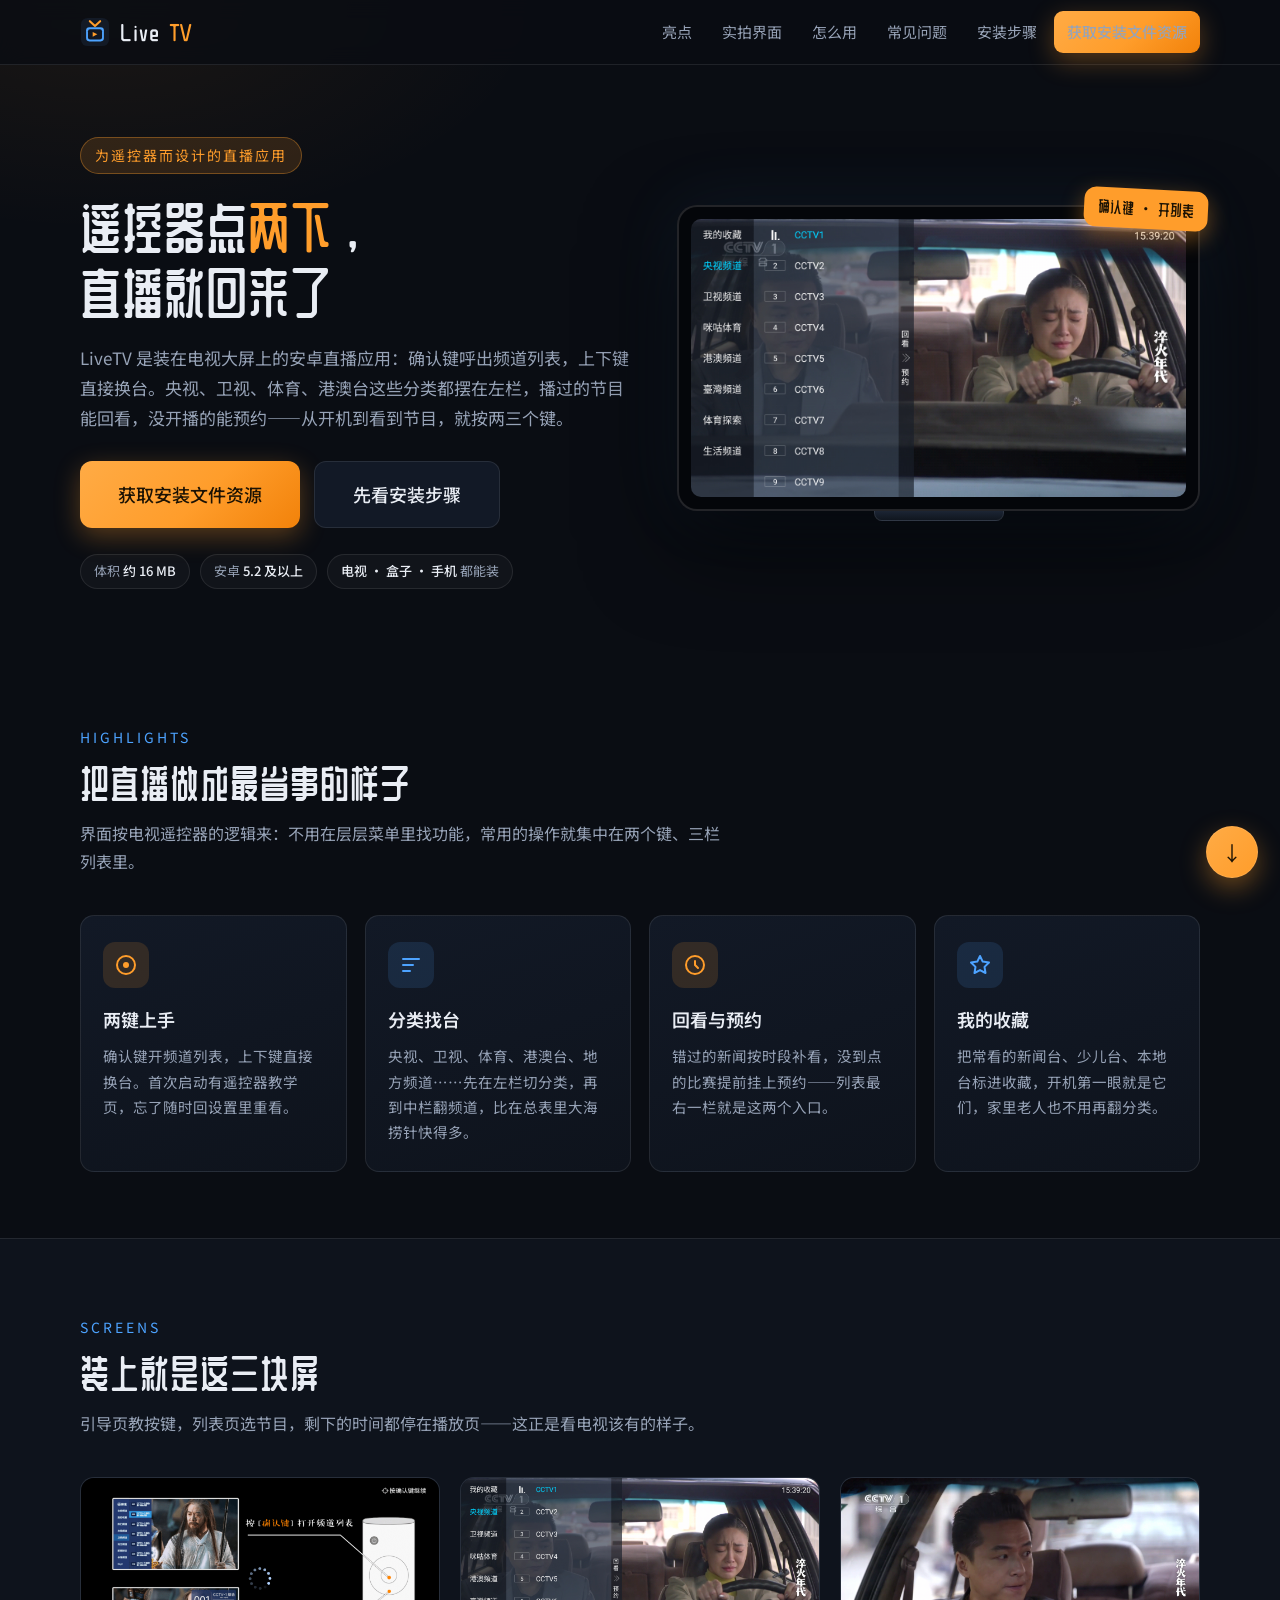
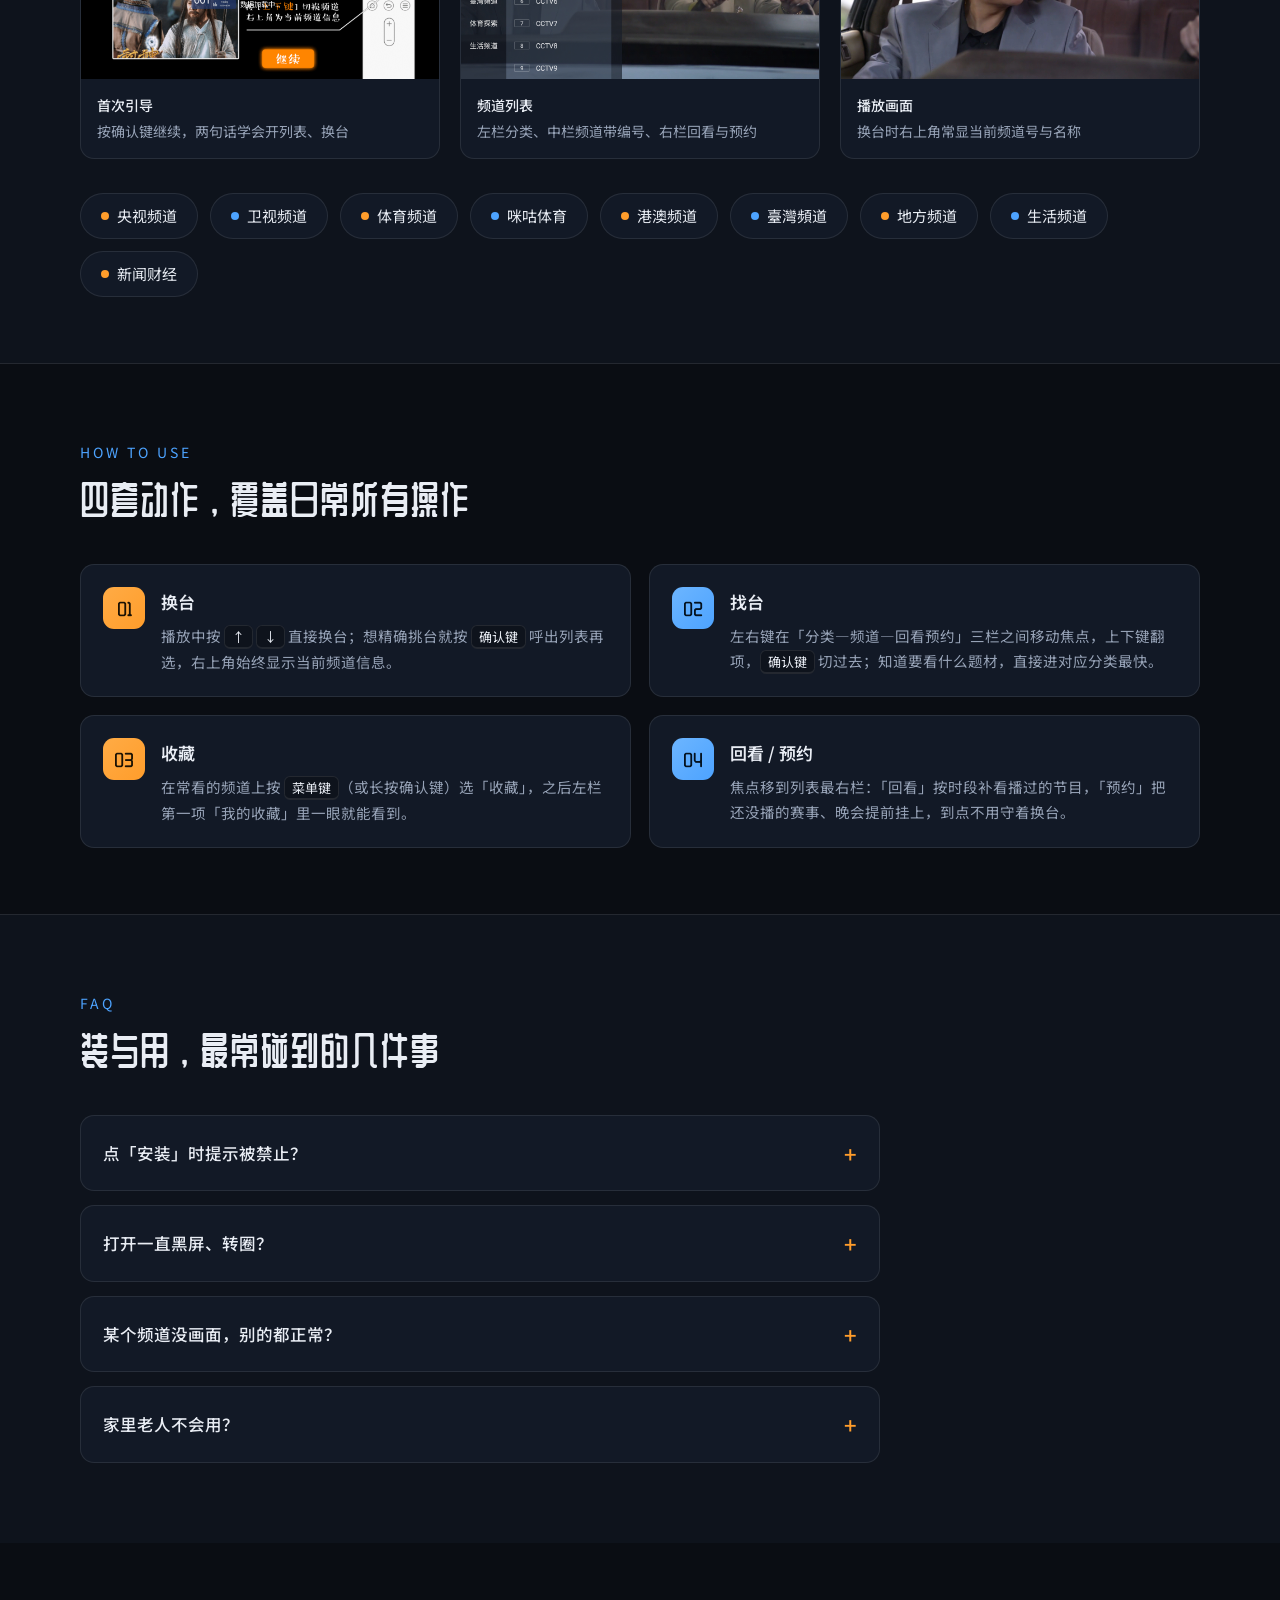
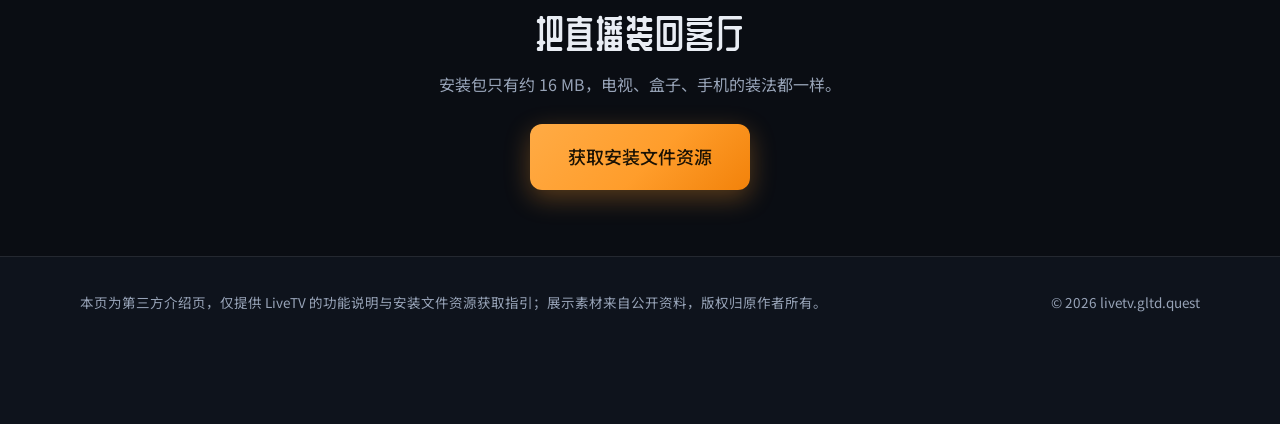
<file: index.html>
<!DOCTYPE html>
<html lang="zh-CN">
<head>
<meta charset="UTF-8">
<meta name="viewport" content="width=device-width, initial-scale=1.0">
<title>LiveTV：遥控器两键，客厅回到直播时代</title>
<meta name="description" content="LiveTV 把电视直播装回大屏：确认键呼出频道列表、上下键直接换台，央视、卫视、体育、港澳台分类齐全，播过的能回看、没播的能预约。约 16MB 的小包，电视、盒子、手机都能装。">
<link rel="icon" type="image/svg+xml" href="assets/favicon.svg">
<link rel="preconnect" href="https://fonts.googleapis.com">
<link rel="preconnect" href="https://fonts.gstatic.com" crossorigin>
<link href="https://fonts.googleapis.com/css2?family=Noto+Sans+SC:wght@400;500;700&amp;family=ZCOOL+QingKe+HuangYou&amp;display=swap" rel="stylesheet">
<link rel="stylesheet" href="assets/css/style.css">
</head>
<body>

<header class="site-header">
  <div class="wrap nav-row">
    <a class="brand" href="index.html">
      <svg viewBox="0 0 64 64" aria-hidden="true"><rect x="2" y="2" width="60" height="60" rx="14" fill="#131a26"/><path d="M21 9l11 10 11-10" fill="none" stroke="#ff9d2b" stroke-width="4.5" stroke-linecap="round" stroke-linejoin="round"/><rect x="13" y="22" width="38" height="30" rx="7" fill="#4da3ff"/><rect x="17" y="26" width="30" height="22" rx="4.5" fill="#101724"/><path d="M27 32l10 5-10 5z" fill="#ff9d2b"/></svg>
      Live<b>TV</b>
    </a>
    <button class="nav-toggle" aria-label="展开导航" aria-expanded="false" aria-controls="siteNav">
      <span></span><span></span><span></span>
    </button>
    <nav class="site-nav" id="siteNav">
      <a href="#highlights">亮点</a>
      <a href="#shots">实拍界面</a>
      <a href="#howto">怎么用</a>
      <a href="#faq">常见问题</a>
      <a href="download.html">安装步骤</a>
      <a class="btn btn-primary btn-sm" data-link="download" href="download.html">获取安装文件资源</a>
    </nav>
  </div>
</header>

<main>
  <!-- Hero -->
  <section class="hero">
    <div class="wrap hero-grid">
      <div>
        <span class="kicker">为遥控器而设计的直播应用</span>
        <h1>遥控器点<em>两下</em>，<br>直播就回来了</h1>
        <p class="hero-sub">LiveTV 是装在电视大屏上的安卓直播应用：确认键呼出频道列表，上下键直接换台。央视、卫视、体育、港澳台这些分类都摆在左栏，播过的节目能回看，没开播的能预约——从开机到看到节目，就按两三个键。</p>
        <div class="hero-cta">
          <a class="btn btn-primary btn-lg" data-link="download" href="download.html">获取安装文件资源</a>
          <a class="btn btn-ghost btn-lg" href="download.html">先看安装步骤</a>
        </div>
        <div class="meta-chips">
          <span class="chip">体积 <b>约 16 MB</b></span>
          <span class="chip">安卓 <b>5.2 及以上</b></span>
          <span class="chip"><b>电视 · 盒子 · 手机</b> 都能装</span>
        </div>
      </div>
      <div class="tv-visual reveal">
        <span class="tv-badge">确认键 · 开列表</span>
        <div class="tv-frame">
          <img src="assets/img/channel-list.jpg" alt="LiveTV 频道列表：左栏分类、中栏频道、右栏回看与预约" width="1280" height="720" loading="eager">
        </div>
        <div class="tv-stand"><i></i></div>
      </div>
    </div>
  </section>

  <!-- 亮点 -->
  <section class="block" id="highlights">
    <div class="wrap">
      <div class="section-head reveal">
        <p class="tag">HIGHLIGHTS</p>
        <h2>把直播做成最省事的样子</h2>
        <p>界面按电视遥控器的逻辑来：不用在层层菜单里找功能，常用的操作就集中在两个键、三栏列表里。</p>
      </div>
      <div class="cards-4">
        <div class="card reveal">
          <div class="ico"><svg viewBox="0 0 24 24" fill="none" stroke="#ff9d2b" stroke-width="2" stroke-linecap="round"><circle cx="12" cy="12" r="9"/><circle cx="12" cy="12" r="3" fill="#ff9d2b" stroke="none"/></svg></div>
          <h3>两键上手</h3>
          <p>确认键开频道列表，上下键直接换台。首次启动有遥控器教学页，忘了随时回设置里重看。</p>
        </div>
        <div class="card reveal">
          <div class="ico"><svg viewBox="0 0 24 24" fill="none" stroke="#4da3ff" stroke-width="2" stroke-linecap="round"><path d="M4 6h16M4 12h10M4 18h7"/></svg></div>
          <h3>分类找台</h3>
          <p>央视、卫视、体育、港澳台、地方频道……先在左栏切分类，再到中栏翻频道，比在总表里大海捞针快得多。</p>
        </div>
        <div class="card reveal">
          <div class="ico"><svg viewBox="0 0 24 24" fill="none" stroke="#ff9d2b" stroke-width="2" stroke-linecap="round" stroke-linejoin="round"><path d="M12 8v4l3 3"/><circle cx="12" cy="12" r="9"/></svg></div>
          <h3>回看与预约</h3>
          <p>错过的新闻按时段补看，没到点的比赛提前挂上预约——列表最右一栏就是这两个入口。</p>
        </div>
        <div class="card reveal">
          <div class="ico"><svg viewBox="0 0 24 24" fill="none" stroke="#4da3ff" stroke-width="2" stroke-linecap="round" stroke-linejoin="round"><path d="M12 3l2.7 5.6 6.3.9-4.5 4.4 1 6.1-5.5-2.9-5.5 2.9 1-6.1L3 9.5l6.3-.9z"/></svg></div>
          <h3>我的收藏</h3>
          <p>把常看的新闻台、少儿台、本地台标进收藏，开机第一眼就是它们，家里老人也不用再翻分类。</p>
        </div>
      </div>
    </div>
  </section>

  <!-- 实拍界面 -->
  <section class="block" id="shots" style="background: var(--bg-2); border-top: 1px solid var(--line); border-bottom: 1px solid var(--line);">
    <div class="wrap">
      <div class="section-head reveal">
        <p class="tag">SCREENS</p>
        <h2>装上就是这三块屏</h2>
        <p>引导页教按键，列表页选节目，剩下的时间都停在播放页——这正是看电视该有的样子。</p>
      </div>
      <div class="shots">
        <figure class="shot reveal">
          <img src="assets/img/onboarding.jpg" alt="首次启动的遥控器教学页" width="1280" height="720" loading="lazy">
          <figcaption><b>首次引导</b>按确认键继续，两句话学会开列表、换台</figcaption>
        </figure>
        <figure class="shot reveal">
          <img src="assets/img/channel-list.jpg" alt="频道列表三栏布局" width="1280" height="720" loading="lazy">
          <figcaption><b>频道列表</b>左栏分类、中栏频道带编号、右栏回看与预约</figcaption>
        </figure>
        <figure class="shot reveal">
          <img src="assets/img/playback.jpg" alt="播放画面，右上角显示当前频道信息" width="1280" height="720" loading="lazy">
          <figcaption><b>播放画面</b>换台时右上角常显当前频道号与名称</figcaption>
        </figure>
      </div>
      <div class="cats reveal" style="margin-top: 34px;">
        <span class="cat-pill"><i></i>央视频道</span>
        <span class="cat-pill"><i></i>卫视频道</span>
        <span class="cat-pill"><i></i>体育频道</span>
        <span class="cat-pill"><i></i>咪咕体育</span>
        <span class="cat-pill"><i></i>港澳频道</span>
        <span class="cat-pill"><i></i>臺灣頻道</span>
        <span class="cat-pill"><i></i>地方频道</span>
        <span class="cat-pill"><i></i>生活频道</span>
        <span class="cat-pill"><i></i>新闻财经</span>
      </div>
    </div>
  </section>

  <!-- 怎么用 -->
  <section class="block" id="howto">
    <div class="wrap">
      <div class="section-head reveal">
        <p class="tag">HOW TO USE</p>
        <h2>四套动作，覆盖日常所有操作</h2>
      </div>
      <div class="howto-grid">
        <div class="howto-item reveal">
          <span class="num">01</span>
          <div>
            <h3>换台</h3>
            <p>播放中按 <kbd>↑</kbd> <kbd>↓</kbd> 直接换台；想精确挑台就按 <kbd>确认键</kbd> 呼出列表再选，右上角始终显示当前频道信息。</p>
          </div>
        </div>
        <div class="howto-item reveal">
          <span class="num">02</span>
          <div>
            <h3>找台</h3>
            <p>左右键在「分类—频道—回看预约」三栏之间移动焦点，上下键翻项，<kbd>确认键</kbd> 切过去；知道要看什么题材，直接进对应分类最快。</p>
          </div>
        </div>
        <div class="howto-item reveal">
          <span class="num">03</span>
          <div>
            <h3>收藏</h3>
            <p>在常看的频道上按 <kbd>菜单键</kbd>（或长按确认键）选「收藏」，之后左栏第一项「我的收藏」里一眼就能看到。</p>
          </div>
        </div>
        <div class="howto-item reveal">
          <span class="num">04</span>
          <div>
            <h3>回看 / 预约</h3>
            <p>焦点移到列表最右栏：「回看」按时段补看播过的节目，「预约」把还没播的赛事、晚会提前挂上，到点不用守着换台。</p>
          </div>
        </div>
      </div>
    </div>
  </section>

  <!-- FAQ -->
  <section class="block" id="faq" style="background: var(--bg-2); border-top: 1px solid var(--line);">
    <div class="wrap">
      <div class="section-head reveal">
        <p class="tag">FAQ</p>
        <h2>装与用，最常碰到的几件事</h2>
      </div>
      <div class="faq-list reveal">
        <details>
          <summary>点「安装」时提示被禁止？</summary>
          <p>电视的来源权限没开对。到「设置 → 安全」里找到「允许安装未知应用」，对准备用来打开安装包的那个文件管理器开启，再返回重装。完整流程见<a href="download.html">安装步骤页</a>。</p>
        </details>
        <details>
          <summary>打开一直黑屏、转圈？</summary>
          <p>先确认设备联网正常，然后退出应用重新进一次；再把路由器断电重启——直播流对网络抖动敏感，多数临时性加载问题到这一步就好了。</p>
        </details>
        <details>
          <summary>某个频道没画面，别的都正常？</summary>
          <p>这是单个频道源暂时的问题，不是设备坏了。换台确认后等几分钟再回来，节目单恢复后，这个频道的回看与预约也会一起恢复。</p>
        </details>
        <details>
          <summary>家里老人不会用？</summary>
          <p>只教两件事：确认键开列表、上下键换台。再把常看的几个台收进「我的收藏」，以后开机直接进收藏，不用碰分类。</p>
        </details>
      </div>
    </div>
  </section>

  <!-- 底部 CTA -->
  <section class="block">
    <div class="wrap" style="text-align: center;">
      <div class="reveal">
        <h2 style="margin-bottom: 12px;">把直播装回客厅</h2>
        <p style="color: var(--muted); margin-bottom: 26px;">安装包只有约 16 MB，电视、盒子、手机的装法都一样。</p>
        <a class="btn btn-primary btn-lg" data-link="download" href="download.html">获取安装文件资源</a>
      </div>
    </div>
  </section>
</main>

<footer class="site-footer">
  <div class="wrap foot-row">
    <p>本页为第三方介绍页，仅提供 LiveTV 的功能说明与安装文件资源获取指引；展示素材来自公开资料，版权归原作者所有。</p>
    <p>© 2026 livetv.gltd.quest</p>
  </div>
</footer>

<div class="fab">
  <button class="fab-top" id="toTop" aria-label="返回顶部">↑</button>
  <a class="fab-dl" data-link="download" href="download.html" aria-label="获取安装文件资源">↓</a>
</div>

<script src="assets/js/links.js"></script>
<script src="assets/js/main.js"></script>
</body>
</html>
</file>
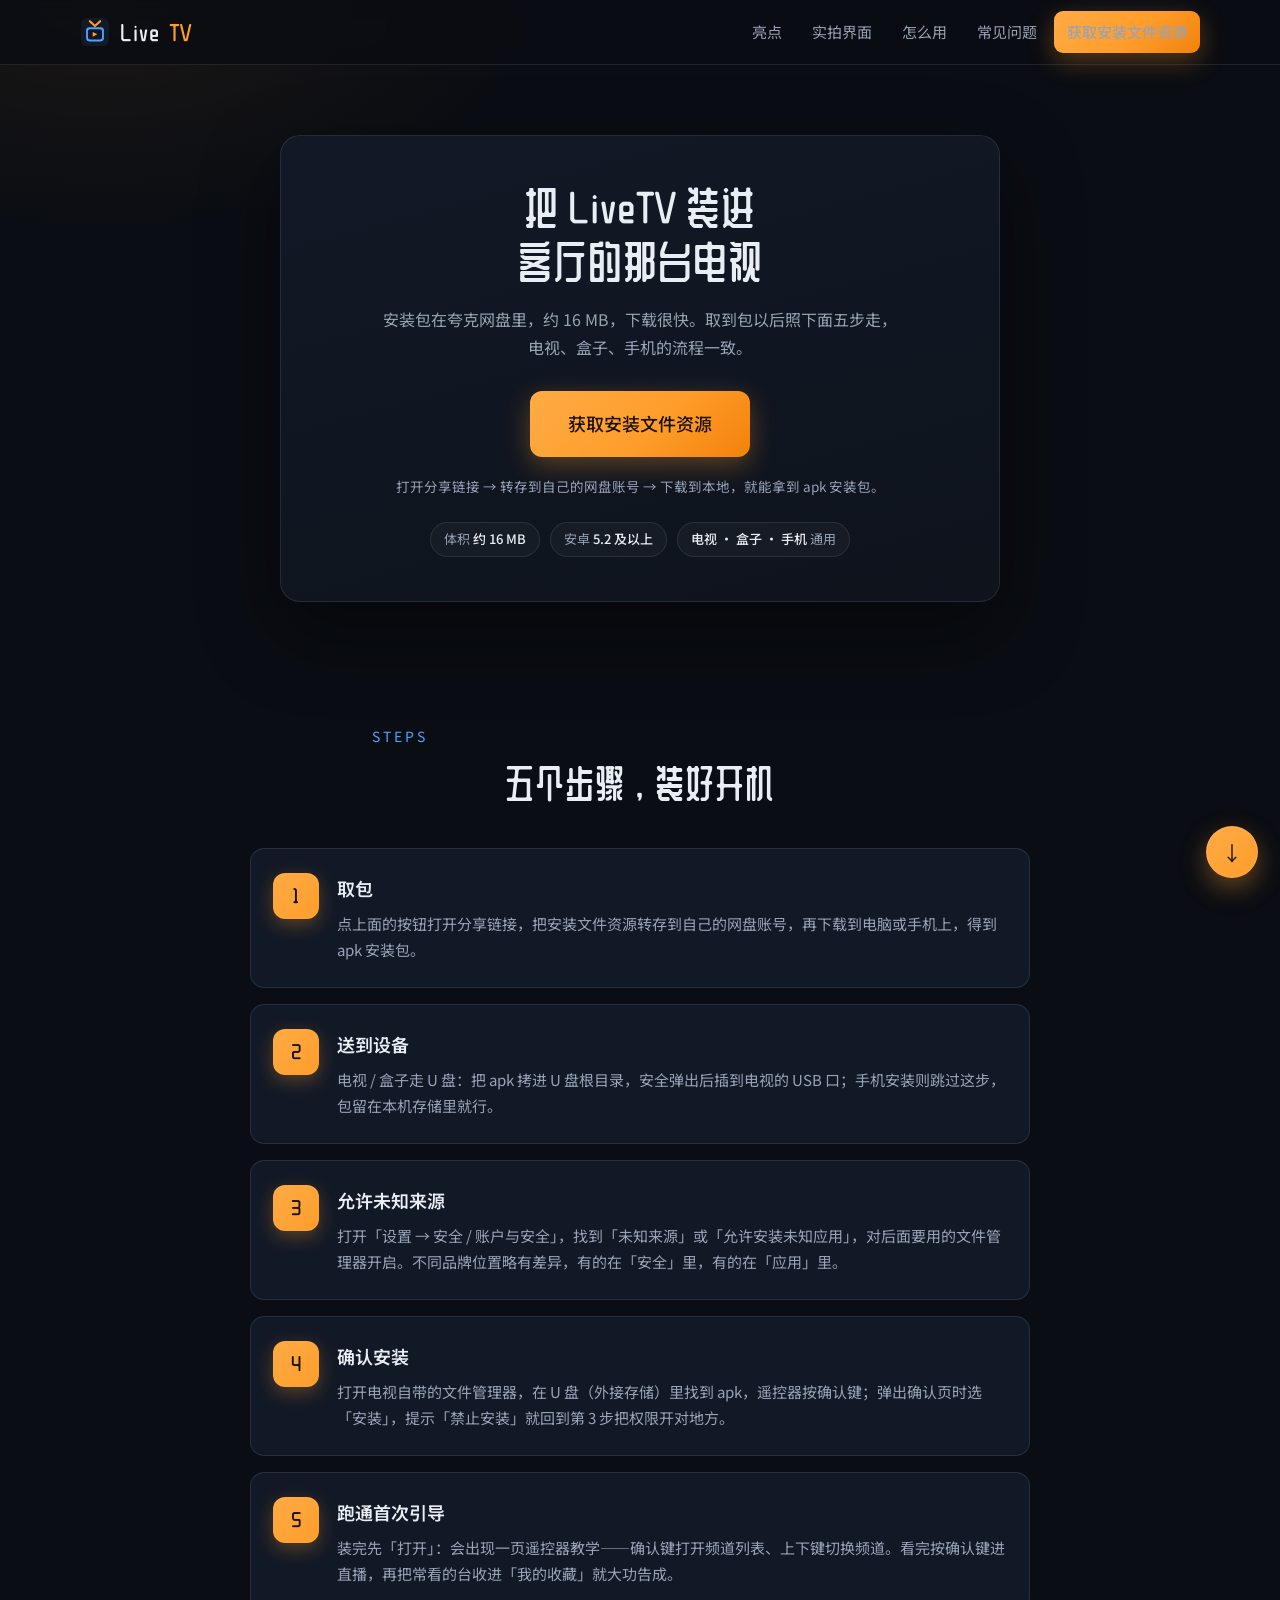
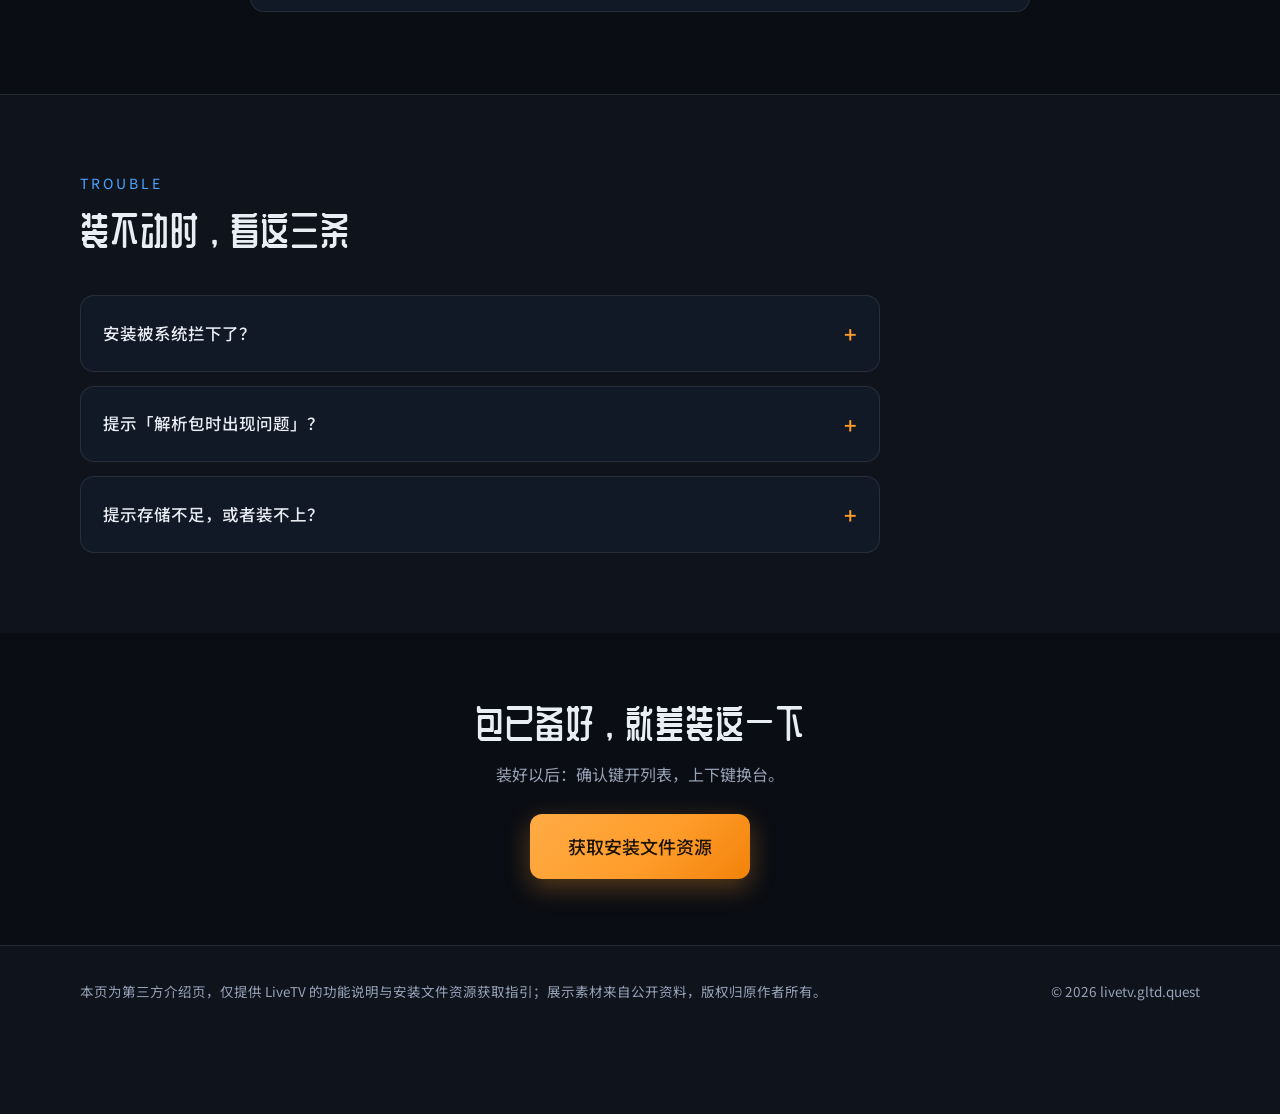
<file: download.html>
<!DOCTYPE html>
<html lang="zh-CN">
<head>
<meta charset="UTF-8">
<meta name="viewport" content="width=device-width, initial-scale=1.0">
<title>LiveTV 下载与安装：从网盘到电视大屏的五步</title>
<meta name="description" content="从夸克网盘取到 LiveTV 安装文件资源后，五步装进电视、盒子或手机：转存下载、拷进 U 盘、允许未知来源、确认安装、跑通遥控器引导；安装被拦、解析包出错等常见问题也一并给出处理办法。">
<link rel="icon" type="image/svg+xml" href="assets/favicon.svg">
<link rel="preconnect" href="https://fonts.googleapis.com">
<link rel="preconnect" href="https://fonts.gstatic.com" crossorigin>
<link href="https://fonts.googleapis.com/css2?family=Noto+Sans+SC:wght@400;500;700&amp;family=ZCOOL+QingKe+HuangYou&amp;display=swap" rel="stylesheet">
<link rel="stylesheet" href="assets/css/style.css">
</head>
<body>

<header class="site-header">
  <div class="wrap nav-row">
    <a class="brand" href="index.html">
      <svg viewBox="0 0 64 64" aria-hidden="true"><rect x="2" y="2" width="60" height="60" rx="14" fill="#131a26"/><path d="M21 9l11 10 11-10" fill="none" stroke="#ff9d2b" stroke-width="4.5" stroke-linecap="round" stroke-linejoin="round"/><rect x="13" y="22" width="38" height="30" rx="7" fill="#4da3ff"/><rect x="17" y="26" width="30" height="22" rx="4.5" fill="#101724"/><path d="M27 32l10 5-10 5z" fill="#ff9d2b"/></svg>
      Live<b>TV</b>
    </a>
    <button class="nav-toggle" aria-label="展开导航" aria-expanded="false" aria-controls="siteNav">
      <span></span><span></span><span></span>
    </button>
    <nav class="site-nav" id="siteNav">
      <a href="index.html#highlights">亮点</a>
      <a href="index.html#shots">实拍界面</a>
      <a href="index.html#howto">怎么用</a>
      <a href="index.html#faq">常见问题</a>
      <a class="btn btn-primary btn-sm" data-link="download" href="index.html">获取安装文件资源</a>
    </nav>
  </div>
</header>

<main>
  <!-- 下载入口 -->
  <section class="dl-hero">
    <div class="wrap">
      <div class="dl-card reveal in">
        <h1>把 LiveTV 装进<br>客厅的那台电视</h1>
        <p class="lead">安装包在夸克网盘里，约 16 MB，下载很快。取到包以后照下面五步走，电视、盒子、手机的流程一致。</p>
        <a class="btn btn-primary btn-lg" data-link="download" href="index.html">获取安装文件资源</a>
        <p class="note">打开分享链接 → 转存到自己的网盘账号 → 下载到本地，就能拿到 apk 安装包。</p>
        <div class="dl-facts">
          <span class="chip">体积 <b>约 16 MB</b></span>
          <span class="chip">安卓 <b>5.2 及以上</b></span>
          <span class="chip"><b>电视 · 盒子 · 手机</b> 通用</span>
        </div>
      </div>
    </div>
  </section>

  <!-- 安装步骤 -->
  <section class="block" id="steps">
    <div class="wrap">
      <div class="section-head reveal" style="text-align: center;">
        <p class="tag">STEPS</p>
        <h2>五个步骤，装好开机</h2>
      </div>
      <div class="steps">
        <div class="step reveal">
          <span class="num">1</span>
          <div>
            <h3>取包</h3>
            <p>点上面的按钮打开分享链接，把安装文件资源转存到自己的网盘账号，再下载到电脑或手机上，得到 apk 安装包。</p>
          </div>
        </div>
        <div class="step reveal">
          <span class="num">2</span>
          <div>
            <h3>送到设备</h3>
            <p>电视 / 盒子走 U 盘：把 apk 拷进 U 盘根目录，安全弹出后插到电视的 USB 口；手机安装则跳过这步，包留在本机存储里就行。</p>
          </div>
        </div>
        <div class="step reveal">
          <span class="num">3</span>
          <div>
            <h3>允许未知来源</h3>
            <p>打开「设置 → 安全 / 账户与安全」，找到「未知来源」或「允许安装未知应用」，对后面要用的文件管理器开启。不同品牌位置略有差异，有的在「安全」里，有的在「应用」里。</p>
          </div>
        </div>
        <div class="step reveal">
          <span class="num">4</span>
          <div>
            <h3>确认安装</h3>
            <p>打开电视自带的文件管理器，在 U 盘（外接存储）里找到 apk，遥控器按确认键；弹出确认页时选「安装」，提示「禁止安装」就回到第 3 步把权限开对地方。</p>
          </div>
        </div>
        <div class="step reveal">
          <span class="num">5</span>
          <div>
            <h3>跑通首次引导</h3>
            <p>装完先「打开」：会出现一页遥控器教学——确认键打开频道列表、上下键切换频道。看完按确认键进直播，再把常看的台收进「我的收藏」就大功告成。</p>
          </div>
        </div>
      </div>
    </div>
  </section>

  <!-- 常见安装问题 -->
  <section class="block" id="dl-faq" style="background: var(--bg-2); border-top: 1px solid var(--line);">
    <div class="wrap">
      <div class="section-head reveal">
        <p class="tag">TROUBLE</p>
        <h2>装不动时，看这三条</h2>
      </div>
      <div class="faq-list reveal">
        <details>
          <summary>安装被系统拦下了？</summary>
          <p>来源权限没开对位置：有的电视把开关放在「安全」，有的在「应用」里。关键是给「你用来打开 apk 的那个应用」开允许，而不是随便找一个开关打开，返回重装即可。</p>
        </details>
        <details>
          <summary>提示「解析包时出现问题」？</summary>
          <p>多半是文件没下载完整：回网盘重新下载一次；拷 U 盘时用安全弹出，别在传输途中拔盘，包只有 16 MB，重新下载也很快。</p>
        </details>
        <details>
          <summary>提示存储不足，或者装不上？</summary>
          <p>电视空间紧张就先删几个不用的应用再试；老机型先在「设置 → 关于」里确认系统是安卓 5.2 及以上；同一个应用装过旧版的，先卸载旧的再装。</p>
        </details>
      </div>
    </div>
  </section>

  <!-- 底部 CTA -->
  <section class="block">
    <div class="wrap" style="text-align: center;">
      <div class="reveal">
        <h2 style="margin-bottom: 12px;">包已备好，就差装这一下</h2>
        <p style="color: var(--muted); margin-bottom: 26px;">装好以后：确认键开列表，上下键换台。</p>
        <a class="btn btn-primary btn-lg" data-link="download" href="index.html">获取安装文件资源</a>
      </div>
    </div>
  </section>
</main>

<footer class="site-footer">
  <div class="wrap foot-row">
    <p>本页为第三方介绍页，仅提供 LiveTV 的功能说明与安装文件资源获取指引；展示素材来自公开资料，版权归原作者所有。</p>
    <p>© 2026 livetv.gltd.quest</p>
  </div>
</footer>

<div class="fab">
  <button class="fab-top" id="toTop" aria-label="返回顶部">↑</button>
  <a class="fab-dl" data-link="download" href="index.html" aria-label="获取安装文件资源">↓</a>
</div>

<script src="assets/js/links.js"></script>
<script src="assets/js/main.js"></script>
</body>
</html>
</file>
<file: assets/css/style.css>
/* LiveTV 站点样式 —— 深夜客厅电视气质：近黑深蓝底 + 橙（换台键）/ 蓝（列表高亮） */
:root {
  --bg: #0a0d13;
  --bg-2: #0e131c;
  --panel: #121926;
  --panel-2: #16202f;
  --line: rgba(255, 255, 255, 0.09);
  --text: #e9edf4;
  --muted: #97a3b7;
  --orange: #ff9d2b;
  --orange-soft: rgba(255, 157, 43, 0.14);
  --blue: #4da3ff;
  --blue-soft: rgba(77, 163, 255, 0.13);
  --radius: 14px;
  --font-display: 'ZCOOL QingKe HuangYou', 'Noto Sans SC', 'Microsoft YaHei', sans-serif;
  --font-body: 'Noto Sans SC', 'PingFang SC', 'Microsoft YaHei', sans-serif;
}

* { margin: 0; padding: 0; box-sizing: border-box; }

html { scroll-behavior: smooth; }
@media (prefers-reduced-motion: reduce) {
  html { scroll-behavior: auto; }
  .reveal { opacity: 1 !important; transform: none !important; transition: none !important; }
}

body {
  background:
    radial-gradient(1000px 500px at 85% -10%, rgba(77, 163, 255, 0.08), transparent 60%),
    radial-gradient(800px 420px at 8% 0%, rgba(255, 157, 43, 0.07), transparent 55%),
    var(--bg);
  color: var(--text);
  font-family: var(--font-body);
  font-size: 16px;
  line-height: 1.75;
  overflow-x: hidden;
}

img { max-width: 100%; height: auto; display: block; }
a { color: var(--blue); text-decoration: none; }

.wrap { width: min(1120px, 92%); margin: 0 auto; }

/* ---------- 顶栏 ---------- */
.site-header {
  position: sticky; top: 0; z-index: 50;
  background: rgba(10, 13, 19, 0.82);
  backdrop-filter: blur(10px);
  border-bottom: 1px solid var(--line);
}
.nav-row { display: flex; align-items: center; gap: 20px; min-height: 64px; }
.brand {
  display: flex; align-items: center; gap: 10px;
  font-family: var(--font-display);
  font-size: 24px; letter-spacing: 1px; color: var(--text);
}
.brand svg { width: 30px; height: 30px; flex: none; }
.brand b { color: var(--orange); font-weight: normal; }

.nav-toggle {
  display: none;
  margin-left: auto;
  width: 42px; height: 38px;
  border: 1px solid var(--line); border-radius: 9px;
  background: var(--panel); cursor: pointer;
  flex-direction: column; align-items: center; justify-content: center; gap: 5px;
}
.nav-toggle span { display: block; width: 18px; height: 2px; background: var(--text); border-radius: 2px; }

.site-nav { display: flex; align-items: center; gap: 4px; margin-left: auto; }
.site-nav > a {
  color: var(--muted); padding: 8px 13px; border-radius: 9px;
  font-size: 15px; transition: color 0.15s, background 0.15s;
}
.site-nav > a:hover { color: var(--text); background: var(--panel-2); }

/* ---------- 按钮 ---------- */
.btn {
  display: inline-flex; align-items: center; justify-content: center; gap: 9px;
  padding: 13px 26px; border-radius: 12px;
  font-size: 16px; font-weight: 500; cursor: pointer; border: none;
  transition: transform 0.15s, box-shadow 0.15s, background 0.15s;
}
.btn-primary {
  background: linear-gradient(135deg, #ffab45, var(--orange) 55%, #f2820a);
  color: #1b1204;
  box-shadow: 0 8px 26px rgba(255, 157, 43, 0.32);
}
.btn-primary:hover { transform: translateY(-2px); box-shadow: 0 12px 32px rgba(255, 157, 43, 0.42); }
.btn-ghost {
  background: var(--panel); color: var(--text);
  border: 1px solid var(--line);
}
.btn-ghost:hover { background: var(--panel-2); transform: translateY(-2px); }
.btn-sm { padding: 8px 16px; font-size: 14px; border-radius: 9px; }
.btn-lg { padding: 17px 38px; font-size: 18px; }

/* ---------- Hero ---------- */
.hero { padding: 72px 0 60px; }
.hero-grid {
  display: grid; grid-template-columns: 1.05fr 1fr;
  gap: 48px; align-items: center;
}
.kicker {
  display: inline-flex; align-items: center; gap: 8px;
  color: var(--orange); font-size: 14px; letter-spacing: 2px;
  border: 1px solid rgba(255, 157, 43, 0.35); border-radius: 999px;
  padding: 5px 14px; margin-bottom: 20px; background: var(--orange-soft);
}
h1 {
  font-family: var(--font-display);
  font-size: clamp(34px, 4.6vw, 54px);
  line-height: 1.22; font-weight: normal; letter-spacing: 1px;
  margin-bottom: 18px;
}
h1 em { font-style: normal; color: var(--orange); }
.hero-sub { color: var(--muted); font-size: 17px; max-width: 560px; margin-bottom: 28px; }
.hero-cta { display: flex; flex-wrap: wrap; gap: 14px; margin-bottom: 26px; }
.meta-chips { display: flex; flex-wrap: wrap; gap: 10px; }
.chip {
  font-size: 13px; color: var(--muted);
  border: 1px solid var(--line); border-radius: 999px;
  padding: 5px 13px; background: rgba(255, 255, 255, 0.03);
}
.chip b { color: var(--text); font-weight: 500; }

/* 电视框视觉 */
.tv-visual { position: relative; }
.tv-frame {
  background: #04060a;
  border: 2px solid rgba(255, 255, 255, 0.12);
  border-radius: 20px; padding: 12px;
  box-shadow: 0 34px 90px rgba(0, 0, 0, 0.6), 0 0 70px rgba(77, 163, 255, 0.09);
}
.tv-frame img { border-radius: 10px; }
.tv-stand { display: flex; justify-content: center; }
.tv-stand i {
  width: 130px; height: 10px; border-radius: 0 0 8px 8px;
  background: linear-gradient(#1c2534, #10161f);
  border: 1px solid var(--line); border-top: none;
}
.tv-badge {
  position: absolute; right: -8px; top: -16px;
  font-family: var(--font-display);
  background: var(--orange); color: #1b1204;
  border-radius: 12px; padding: 7px 14px; font-size: 15px; letter-spacing: 1px;
  box-shadow: 0 8px 22px rgba(255, 157, 43, 0.4);
  transform: rotate(3deg);
}

/* ---------- 通用区块 ---------- */
section.block { padding: 66px 0; }
.section-head { margin-bottom: 40px; }
.section-head .tag {
  color: var(--blue); font-size: 14px; letter-spacing: 3px; margin-bottom: 10px;
}
h2 {
  font-family: var(--font-display);
  font-size: clamp(26px, 3.2vw, 38px);
  font-weight: normal; letter-spacing: 1px; line-height: 1.3;
}
.section-head p { color: var(--muted); margin-top: 10px; max-width: 640px; }

.reveal { opacity: 0; transform: translateY(22px); transition: opacity 0.6s ease, transform 0.6s ease; }
.reveal.in { opacity: 1; transform: none; }

/* ---------- 亮点卡片 ---------- */
.cards-4 { display: grid; grid-template-columns: repeat(4, 1fr); gap: 18px; }
.card {
  background: linear-gradient(160deg, var(--panel), var(--bg-2));
  border: 1px solid var(--line); border-radius: var(--radius);
  padding: 26px 22px;
  transition: transform 0.2s, border-color 0.2s;
}
.card:hover { transform: translateY(-4px); border-color: rgba(255, 157, 43, 0.4); }
.card .ico {
  width: 46px; height: 46px; border-radius: 12px;
  display: flex; align-items: center; justify-content: center;
  margin-bottom: 16px; background: var(--orange-soft);
}
.card .ico svg { width: 24px; height: 24px; }
.card:nth-child(even) .ico { background: var(--blue-soft); }
.card h3 { font-size: 18px; margin-bottom: 8px; font-weight: 600; }
.card p { color: var(--muted); font-size: 14.5px; }

/* ---------- 截图区 ---------- */
.shots { display: grid; grid-template-columns: repeat(3, 1fr); gap: 20px; }
.shot {
  background: var(--panel); border: 1px solid var(--line);
  border-radius: var(--radius); overflow: hidden;
}
.shot img { width: 100%; }
.shot figcaption { padding: 14px 16px; font-size: 14px; color: var(--muted); }
.shot figcaption b { color: var(--text); font-weight: 500; display: block; margin-bottom: 2px; }

/* ---------- 分类一览 ---------- */
.cats { display: flex; flex-wrap: wrap; gap: 12px; }
.cat-pill {
  display: inline-flex; align-items: center; gap: 8px;
  border: 1px solid var(--line); border-radius: 999px;
  padding: 9px 20px; background: var(--panel);
  color: var(--text); font-size: 15px;
}
.cat-pill i {
  width: 8px; height: 8px; border-radius: 50%;
  background: var(--blue); flex: none;
}
.cat-pill:nth-child(odd) i { background: var(--orange); }

/* ---------- 使用方法 ---------- */
.howto-grid { display: grid; grid-template-columns: repeat(2, 1fr); gap: 18px; }
.howto-item {
  display: flex; gap: 16px; align-items: flex-start;
  background: var(--panel); border: 1px solid var(--line);
  border-radius: var(--radius); padding: 22px;
}
.howto-item .num {
  font-family: var(--font-display);
  flex: none; width: 42px; height: 42px; border-radius: 11px;
  display: flex; align-items: center; justify-content: center;
  font-size: 20px; color: #1b1204;
  background: linear-gradient(135deg, #ffab45, var(--orange));
}
.howto-item:nth-child(even) .num {
  background: linear-gradient(135deg, #6cb5ff, var(--blue)); color: #04121f;
}
.howto-item h3 { font-size: 17px; margin-bottom: 6px; font-weight: 600; }
.howto-item p { color: var(--muted); font-size: 14.5px; }
.howto-item kbd {
  font-family: inherit; font-size: 13px;
  border: 1px solid var(--line); border-bottom-width: 2px;
  border-radius: 6px; padding: 1px 7px; background: var(--bg-2); color: var(--text);
  white-space: nowrap;
}

/* ---------- FAQ ---------- */
.faq-list { max-width: 800px; }
.faq-list details {
  background: var(--panel); border: 1px solid var(--line);
  border-radius: var(--radius); margin-bottom: 14px; overflow: hidden;
}
.faq-list summary {
  cursor: pointer; list-style: none;
  padding: 18px 22px; font-size: 16.5px; font-weight: 500;
  display: flex; align-items: center; justify-content: space-between; gap: 14px;
}
.faq-list summary::-webkit-details-marker { display: none; }
.faq-list summary::after {
  content: '+'; font-size: 22px; color: var(--orange); flex: none;
  transition: transform 0.2s;
}
.faq-list details[open] summary::after { transform: rotate(45deg); }
.faq-list details p { padding: 0 22px 20px; color: var(--muted); font-size: 15px; }
.faq-list details p a { color: var(--blue); }

/* ---------- 下载页 ---------- */
.dl-hero { padding: 70px 0 46px; text-align: center; }
.dl-card {
  max-width: 720px; margin: 0 auto;
  background: linear-gradient(165deg, var(--panel), var(--bg-2));
  border: 1px solid var(--line); border-radius: 20px;
  padding: 44px 36px;
  box-shadow: 0 30px 80px rgba(0, 0, 0, 0.45);
}
.dl-card h1 { font-size: clamp(30px, 4vw, 44px); }
.dl-card .lead { color: var(--muted); margin: 14px auto 30px; max-width: 520px; }
.dl-card .note { color: var(--muted); font-size: 13.5px; margin-top: 18px; }
.dl-facts { display: flex; justify-content: center; flex-wrap: wrap; gap: 10px; margin-top: 24px; }

.steps { max-width: 780px; margin: 0 auto; }
.step {
  display: flex; gap: 18px; align-items: flex-start;
  padding: 24px 22px; margin-bottom: 16px;
  background: var(--panel); border: 1px solid var(--line); border-radius: var(--radius);
  position: relative;
}
.step .num {
  font-family: var(--font-display);
  flex: none; width: 46px; height: 46px; border-radius: 12px;
  display: flex; align-items: center; justify-content: center;
  font-size: 21px; color: #1b1204;
  background: linear-gradient(135deg, #ffab45, var(--orange));
  box-shadow: 0 6px 18px rgba(255, 157, 43, 0.3);
}
.step h3 { font-size: 18px; margin-bottom: 6px; font-weight: 600; }
.step p { color: var(--muted); font-size: 15px; }
.step p + p { margin-top: 6px; }

/* ---------- 页脚 ---------- */
.site-footer {
  border-top: 1px solid var(--line);
  padding: 34px 0 110px;
  color: var(--muted); font-size: 13.5px;
  background: var(--bg-2);
}
.site-footer .foot-row {
  display: flex; flex-wrap: wrap; gap: 12px 28px;
  align-items: center; justify-content: space-between;
}
.site-footer a { color: var(--muted); text-decoration: underline; text-underline-offset: 3px; }
.site-footer a:hover { color: var(--text); }

/* ---------- 右下角浮动按钮 ---------- */
.fab {
  position: fixed; right: 22px; bottom: 22px; z-index: 60;
  display: flex; flex-direction: column; gap: 12px;
}
.fab a, .fab button {
  width: 52px; height: 52px; border-radius: 50%;
  display: flex; align-items: center; justify-content: center;
  border: 1px solid var(--line); cursor: pointer;
  font-size: 20px;
}
.fab .fab-top {
  background: var(--panel); color: var(--text);
  opacity: 0; pointer-events: none; transform: translateY(8px);
  transition: opacity 0.25s, transform 0.25s;
}
.fab .fab-top.show { opacity: 1; pointer-events: auto; transform: none; }
.fab .fab-dl {
  background: linear-gradient(135deg, #ffab45, var(--orange));
  color: #1b1204; box-shadow: 0 10px 26px rgba(255, 157, 43, 0.38);
}
.fab .fab-dl:hover, .fab .fab-top:hover { transform: translateY(-2px); }

/* ---------- 响应式 ---------- */
@media (max-width: 960px) {
  .hero-grid { grid-template-columns: 1fr; gap: 40px; }
  .cards-4 { grid-template-columns: repeat(2, 1fr); }
  .shots { grid-template-columns: 1fr 1fr; }
  .shots .shot:last-child { grid-column: span 2; }
}

@media (max-width: 720px) {
  .nav-toggle { display: flex; }
  .site-nav {
    display: none;
    position: absolute; top: 64px; left: 0; right: 0;
    flex-direction: column; align-items: stretch; gap: 4px;
    background: rgba(12, 16, 24, 0.98);
    border-bottom: 1px solid var(--line);
    padding: 14px 4%;
  }
  .site-nav.open { display: flex; }
  .site-nav > a { padding: 12px 14px; font-size: 16px; }
  .hero { padding: 46px 0 44px; }
  .cards-4, .howto-grid { grid-template-columns: 1fr; }
  .shots { grid-template-columns: 1fr; }
  .shots .shot:last-child { grid-column: auto; }
  section.block { padding: 50px 0; }
  .tv-badge { right: 4px; }
  .fab { right: 14px; bottom: 14px; }
}
</file>
